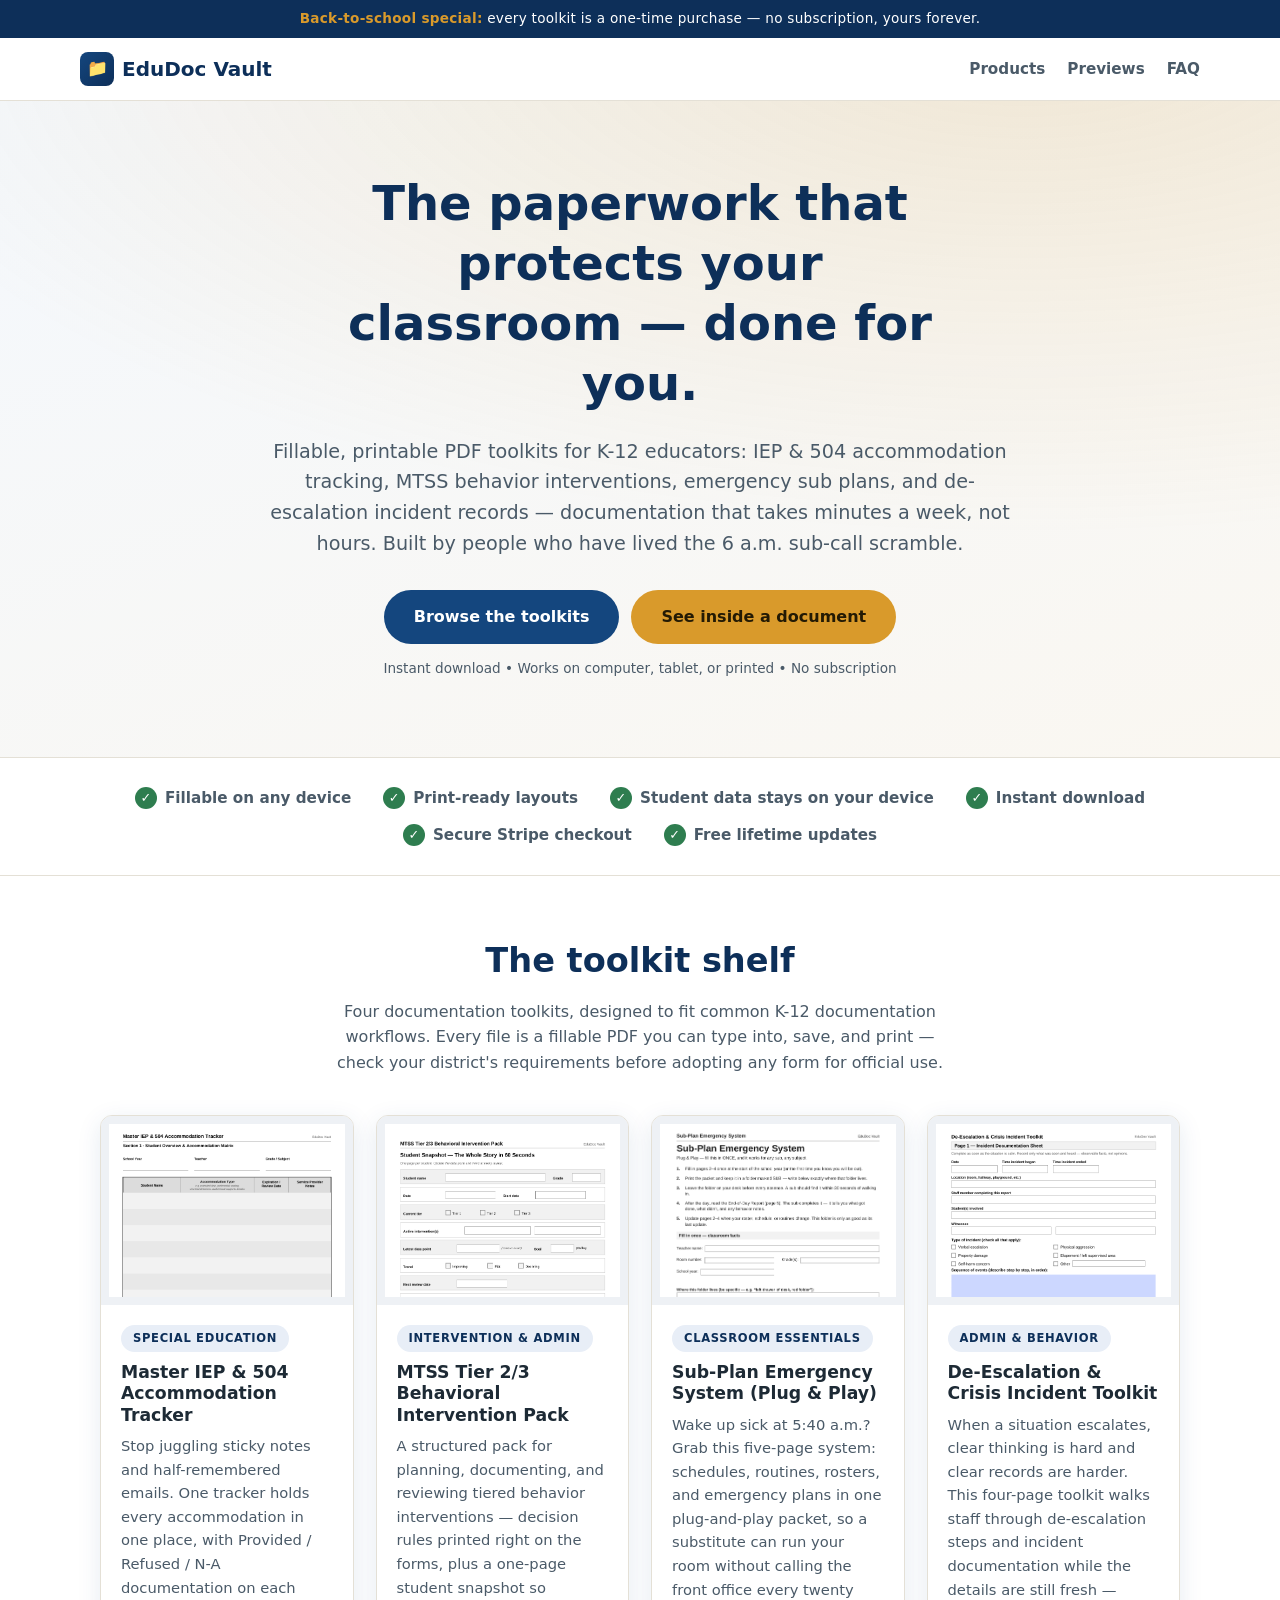
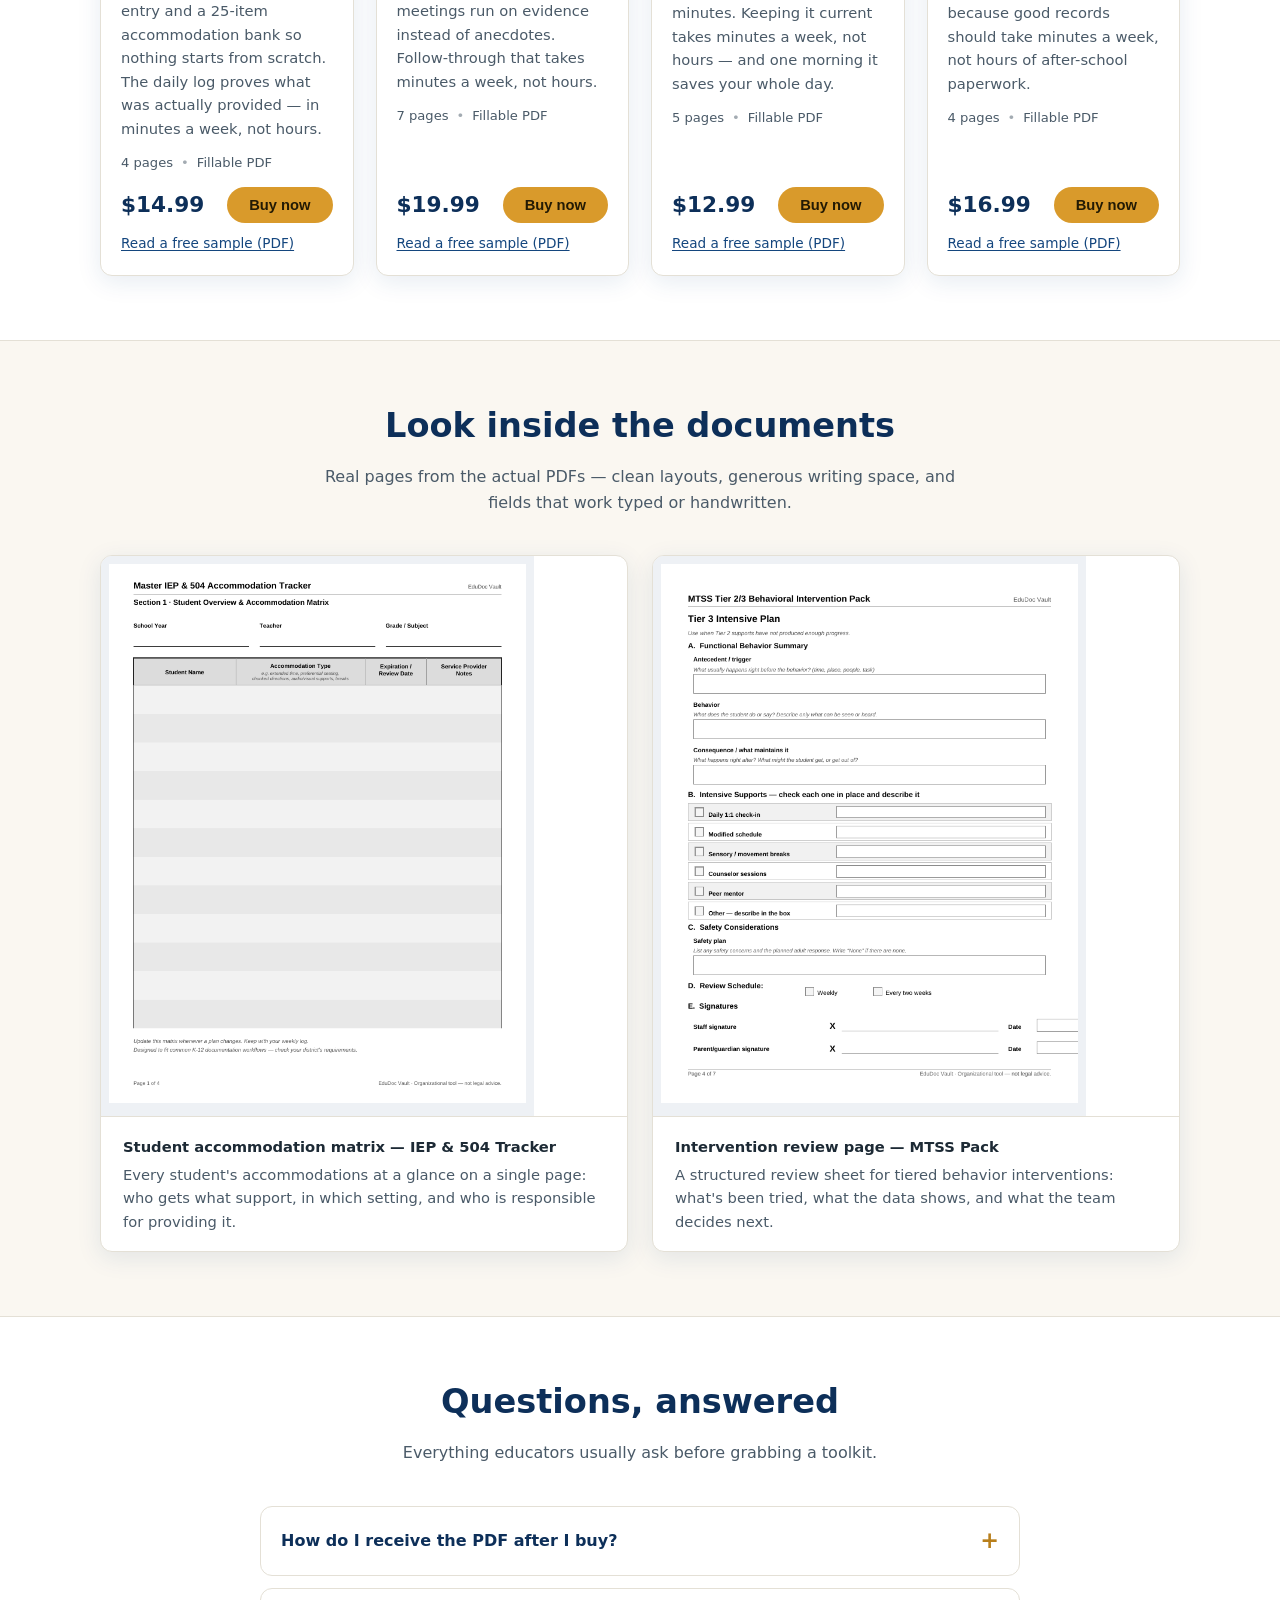
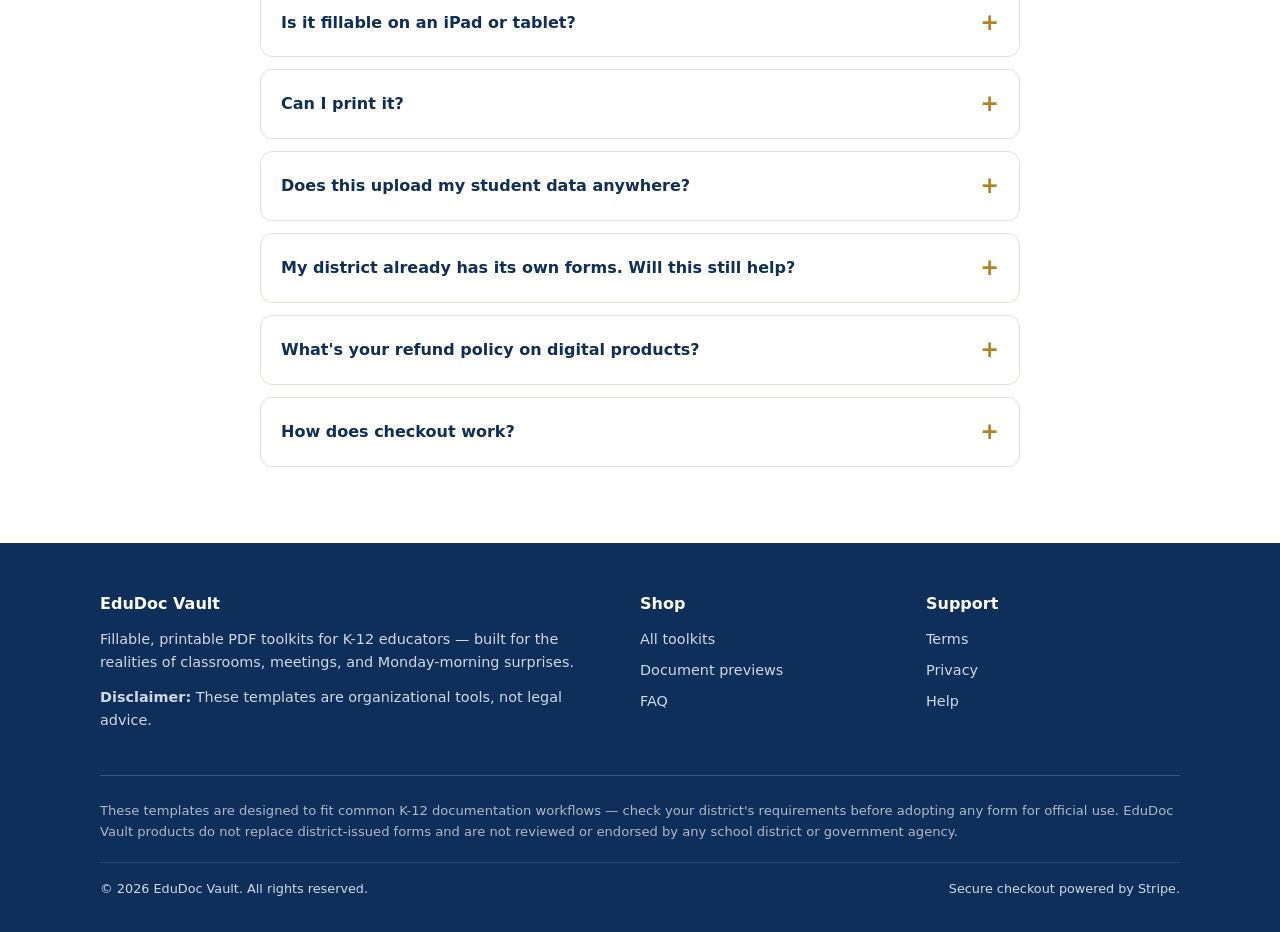
<file: index.html>
<!DOCTYPE html>
<html lang="en">
<head>
  <meta charset="UTF-8">
  <meta name="viewport" content="width=device-width, initial-scale=1.0">

  <title>EduDoc Vault | Classroom Management &amp; Compliance PDF Templates</title>
  <meta name="description" content="EduDoc Vault sells fillable, printable PDF toolkits for K-12 educators: IEP & 504 accommodation trackers, MTSS behavior intervention packs, sub-plan emergency systems, and de-escalation incident toolkits. Instant download.">
  <meta name="keywords" content="teacher PDF templates, IEP accommodation tracker, 504 tracker, MTSS intervention pack, sub plan template, de-escalation toolkit, fillable teacher forms, classroom documentation, K-12 admin tools">
  <meta name="robots" content="index, follow">
  <link rel="canonical" href="https://edudocvault.com/">

  <!-- Open Graph -->
  <meta property="og:type" content="website">
  <meta property="og:site_name" content="EduDoc Vault">
  <meta property="og:title" content="EduDoc Vault | Classroom Management &amp; Compliance PDF Templates">
  <meta property="og:description" content="Fillable, printable PDF toolkits for K-12 educators — IEP & 504 trackers, MTSS intervention packs, sub-plan systems, and crisis toolkits. Instant download after checkout.">
  <meta property="og:url" content="https://edudocvault.com/">
  <meta property="og:image" content="https://edudocvault.com/assets/images/previews/iep-tracker-p1.png">
  <meta property="og:image:alt" content="Preview of the Master IEP and 504 Accommodation Tracker document">

  <!-- Twitter Card -->
  <meta name="twitter:card" content="summary_large_image">
  <meta name="twitter:title" content="EduDoc Vault | Classroom Management &amp; Compliance PDF Templates">
  <meta name="twitter:description" content="Fillable, printable PDF toolkits for K-12 educators. Instant download after secure checkout.">
  <meta name="twitter:image" content="https://edudocvault.com/assets/images/previews/iep-tracker-p1.png">
  <meta name="twitter:image:alt" content="Preview of the Master IEP and 504 Accommodation Tracker document">

  <link rel="stylesheet" href="styles.css">

  <script type="application/ld+json">
  {
    "@context": "https://schema.org",
    "@type": "ItemList",
    "name": "EduDoc Vault PDF Toolkits",
    "itemListElement": [
      {
        "@type": "Product",
        "position": 1,
        "name": "Master IEP & 504 Accommodation Tracker",
        "description": "4-page fillable PDF tracker with Provided / Refused / N-A accommodation documentation, a 25-item accommodation bank, a daily execution log, and a communication audit for K-12 special education documentation workflows.",
        "category": "Special Education",
        "image": "https://edudocvault.com/assets/images/previews/iep-tracker-p1.png",
        "offers": {
          "@type": "Offer",
          "price": "14.99",
          "priceCurrency": "USD",
          "availability": "https://schema.org/InStock"
        }
      },
      {
        "@type": "Product",
        "position": 2,
        "name": "MTSS Tier 2/3 Behavioral Intervention Pack",
        "description": "7-page fillable PDF pack with decision rules printed on the forms and a one-page student snapshot for tiered behavioral intervention documentation by K-12 intervention teams and administrators.",
        "category": "Intervention & Admin",
        "image": "https://edudocvault.com/assets/images/previews/mtss-pack-p1.png",
        "offers": {
          "@type": "Offer",
          "price": "19.99",
          "priceCurrency": "USD",
          "availability": "https://schema.org/InStock"
        }
      },
      {
        "@type": "Product",
        "position": 3,
        "name": "Sub-Plan Emergency System (Plug & Play)",
        "description": "5-page fillable PDF emergency sub-plan system that helps substitute teachers run your classroom smoothly on short notice.",
        "category": "Classroom Essentials",
        "image": "https://edudocvault.com/assets/images/previews/sub-plan-p1.png",
        "offers": {
          "@type": "Offer",
          "price": "12.99",
          "priceCurrency": "USD",
          "availability": "https://schema.org/InStock"
        }
      },
      {
        "@type": "Product",
        "position": 4,
        "name": "De-Escalation & Crisis Incident Toolkit",
        "description": "4-page fillable PDF toolkit for documenting de-escalation steps and crisis incidents in K-12 school settings.",
        "category": "Admin & Behavior",
        "image": "https://edudocvault.com/assets/images/previews/crisis-toolkit-p1.png",
        "offers": {
          "@type": "Offer",
          "price": "16.99",
          "priceCurrency": "USD",
          "availability": "https://schema.org/InStock"
        }
      }
    ]
  }
  </script>
</head>
<body>

  <!-- Announcement bar -->
  <div class="announce">
    <strong>Back-to-school special:</strong> every toolkit is a one-time purchase — no subscription, yours forever.
  </div>

  <!-- Header / nav -->
  <header class="site-header">
    <div class="container header-inner">
      <a class="logo" href="#top" aria-label="EduDoc Vault home">
        <span class="logo-mark">📁</span> EduDoc Vault
      </a>
      <nav class="nav" aria-label="Primary">
        <a href="#products">Products</a>
        <a href="#previews">Previews</a>
        <a href="#faq">FAQ</a>
      </nav>
    </div>
  </header>

  <main id="top">

    <!-- Hero -->
    <section class="hero">
      <div class="container">
        <h1>The paperwork that protects your classroom — done for you.</h1>
        <p class="sub">
          Fillable, printable PDF toolkits for K-12 educators: IEP &amp; 504 accommodation tracking,
          MTSS behavior interventions, emergency sub plans, and de-escalation incident records —
          documentation that takes minutes a week, not hours.
          Built by people who have lived the 6 a.m. sub-call scramble.
        </p>
        <div class="hero-cta">
          <a class="btn btn-primary" href="#products">Browse the toolkits</a>
          <a class="btn" href="#previews">See inside a document</a>
        </div>
        <p class="hero-note">Instant download &bull; Works on computer, tablet, or printed &bull; No subscription</p>
      </div>
    </section>

    <!-- Trust badges -->
    <section class="trust" aria-label="Trust highlights">
      <div class="container">
        <ul class="trust-row">
          <li><span class="tick">✓</span> Fillable on any device</li>
          <li><span class="tick">✓</span> Print-ready layouts</li>
          <li><span class="tick">✓</span> Student data stays on your device</li>
          <li><span class="tick">✓</span> Instant download</li>
          <li><span class="tick">✓</span> Secure Stripe checkout</li>
          <li><span class="tick">✓</span> Free lifetime updates</li>
        </ul>
      </div>
    </section>

    <!-- Products -->
    <section class="section" id="products">
      <div class="container">
        <div class="section-head">
          <h2>The toolkit shelf</h2>
          <p>
            Four documentation toolkits, designed to fit common K-12 documentation workflows.
            Every file is a fillable PDF you can type into, save, and print — check your district's
            requirements before adopting any form for official use.
          </p>
        </div>

        <div class="products-grid">

          <article class="card">
            <div class="card-media">
              <img src="assets/images/previews/iep-tracker-p1.png" alt="Page one of the Master IEP and 504 Accommodation Tracker — student accommodation matrix">
            </div>
            <div class="card-body">
              <span class="tag">Special Education</span>
              <h3>Master IEP &amp; 504 Accommodation Tracker</h3>
              <p class="desc">
                Stop juggling sticky notes and half-remembered emails. One tracker holds every
                accommodation in one place, with Provided / Refused / N-A documentation on each
                entry and a 25-item accommodation bank so nothing starts from scratch. The daily
                log proves what was actually provided — in minutes a week, not hours.
              </p>
              <p class="card-meta"><span>4 pages</span><span class="dot">•</span><span>Fillable PDF</span></p>
              <div class="card-foot">
                <span class="price">$14.99</span>
                <button class="btn btn-buy" type="button" onclick="checkout('iepTracker')">Buy now</button>
              </div>
              <a class="sample-link" href="assets/docs/samples/sample-iep-tracker.pdf" target="_blank" rel="noopener">Read a free sample (PDF)</a>
            </div>
          </article>

          <article class="card">
            <div class="card-media">
              <img src="assets/images/previews/mtss-pack-p1.png" alt="Page one of the MTSS Tier 2/3 Behavioral Intervention Pack">
            </div>
            <div class="card-body">
              <span class="tag">Intervention &amp; Admin</span>
              <h3>MTSS Tier 2/3 Behavioral Intervention Pack</h3>
              <p class="desc">
                A structured pack for planning, documenting, and reviewing tiered behavior
                interventions — decision rules printed right on the forms, plus a one-page
                student snapshot so meetings run on evidence instead of anecdotes. Follow-through
                that takes minutes a week, not hours.
              </p>
              <p class="card-meta"><span>7 pages</span><span class="dot">•</span><span>Fillable PDF</span></p>
              <div class="card-foot">
                <span class="price">$19.99</span>
                <button class="btn btn-buy" type="button" onclick="checkout('mtssPack')">Buy now</button>
              </div>
              <a class="sample-link" href="assets/docs/samples/sample-mtss-intervention-pack.pdf" target="_blank" rel="noopener">Read a free sample (PDF)</a>
            </div>
          </article>

          <article class="card">
            <div class="card-media">
              <img src="assets/images/previews/sub-plan-p1.png" alt="Page one of the Sub-Plan Emergency System (Plug & Play)">
            </div>
            <div class="card-body">
              <span class="tag">Classroom Essentials</span>
              <h3>Sub-Plan Emergency System (Plug &amp; Play)</h3>
              <p class="desc">
                Wake up sick at 5:40 a.m.? Grab this five-page system: schedules, routines, rosters,
                and emergency plans in one plug-and-play packet, so a substitute can run your room
                without calling the front office every twenty minutes. Keeping it current takes
                minutes a week, not hours — and one morning it saves your whole day.
              </p>
              <p class="card-meta"><span>5 pages</span><span class="dot">•</span><span>Fillable PDF</span></p>
              <div class="card-foot">
                <span class="price">$12.99</span>
                <button class="btn btn-buy" type="button" onclick="checkout('subPlan')">Buy now</button>
              </div>
              <a class="sample-link" href="assets/docs/samples/sample-sub-plan-system.pdf" target="_blank" rel="noopener">Read a free sample (PDF)</a>
            </div>
          </article>

          <article class="card">
            <div class="card-media">
              <img src="assets/images/previews/crisis-toolkit-p1.png" alt="Page one of the De-Escalation & Crisis Incident Toolkit">
            </div>
            <div class="card-body">
              <span class="tag">Admin &amp; Behavior</span>
              <h3>De-Escalation &amp; Crisis Incident Toolkit</h3>
              <p class="desc">
                When a situation escalates, clear thinking is hard and clear records are harder.
                This four-page toolkit walks staff through de-escalation steps and incident
                documentation while the details are still fresh — because good records should take
                minutes a week, not hours of after-school paperwork.
              </p>
              <p class="card-meta"><span>4 pages</span><span class="dot">•</span><span>Fillable PDF</span></p>
              <div class="card-foot">
                <span class="price">$16.99</span>
                <button class="btn btn-buy" type="button" onclick="checkout('crisisToolkit')">Buy now</button>
              </div>
              <a class="sample-link" href="assets/docs/samples/sample-crisis-toolkit.pdf" target="_blank" rel="noopener">Read a free sample (PDF)</a>
            </div>
          </article>

        </div>
      </div>
    </section>

    <!-- Document preview showcase -->
    <section class="section alt" id="previews">
      <div class="container">
        <div class="section-head">
          <h2>Look inside the documents</h2>
          <p>Real pages from the actual PDFs — clean layouts, generous writing space, and fields that work typed or handwritten.</p>
        </div>

        <div class="showcase-grid">
          <div class="showcase-item">
            <figure>
              <div class="shot">
                <img src="assets/images/previews/iep-tracker-p1.png" alt="Full page view: student accommodation matrix from the Master IEP and 504 Accommodation Tracker">
              </div>
              <figcaption>
                <strong>Student accommodation matrix — IEP &amp; 504 Tracker</strong>
                Every student's accommodations at a glance on a single page: who gets what support,
                in which setting, and who is responsible for providing it.
              </figcaption>
            </figure>
          </div>
          <div class="showcase-item">
            <figure>
              <div class="shot">
                <img src="assets/images/previews/mtss-pack-p4.png" alt="Full page view: intervention review page from the MTSS Tier 2/3 Behavioral Intervention Pack">
              </div>
              <figcaption>
                <strong>Intervention review page — MTSS Pack</strong>
                A structured review sheet for tiered behavior interventions: what's been tried,
                what the data shows, and what the team decides next.
              </figcaption>
            </figure>
          </div>
        </div>
      </div>
    </section>

    <!-- FAQ -->
    <section class="section" id="faq">
      <div class="container">
        <div class="section-head">
          <h2>Questions, answered</h2>
          <p>Everything educators usually ask before grabbing a toolkit.</p>
        </div>

        <div class="faq-list">

          <details>
            <summary>How do I receive the PDF after I buy?</summary>
            <div class="answer">
              <p>
                Immediately. The moment Stripe confirms your payment, you're redirected to a download
                page where the PDF is waiting. You'll also get an email receipt with a download link,
                so you can grab it again later from another device.
              </p>
            </div>
          </details>

          <details>
            <summary>Is it fillable on an iPad or tablet?</summary>
            <div class="answer">
              <p>
                Yes. Each toolkit is built as a real fillable PDF with form fields, so you can type
                directly into it on a computer, iPad, Chromebook, or Android tablet using any standard
                PDF app. Prefer handwriting? Print it — the layouts are designed to be written on, too.
              </p>
            </div>
          </details>

          <details>
            <summary>Can I print it?</summary>
            <div class="answer">
              <p>
                Absolutely. Every page is laid out for standard US Letter paper with comfortable margins
                and readable type. Print one copy or a whole stack for your team — your purchase covers
                printing for your own professional use.
              </p>
            </div>
          </details>

          <details>
            <summary>Does this upload my student data anywhere?</summary>
            <div class="answer">
              <p>
                No. These are PDF files you fill in on your own computer, tablet, or paper — there
                is no app to sign into and no cloud dashboard to maintain.
                Your student data stays on your device or in your binder — nothing uploaded to third-party servers.
              </p>
            </div>
          </details>

          <details>
            <summary>My district already has its own forms. Will this still help?</summary>
            <div class="answer">
              <p>
                Most educators use these templates as personal working documents — a day-to-day
                tracking and planning layer that sits underneath whatever official forms their district
                requires. They're designed to fit common K-12 documentation workflows, but they don't
                replace district-issued forms. Always check your district's requirements before
                adopting any template for official records.
              </p>
            </div>
          </details>

          <details>
            <summary>What's your refund policy on digital products?</summary>
            <div class="answer">
              <p>
                Because these are instant-download digital files, all sales are final once the PDF has
                been downloaded. That said, if your file arrives corrupted or won't open, we'll replace
                it or refund you — just reach out through the Help link below within 30 days and we'll
                make it right.
              </p>
            </div>
          </details>

          <details>
            <summary>How does checkout work?</summary>
            <div class="answer">
              <p>
                Click "Buy now" on any toolkit and you'll go to a secure Stripe checkout page. Enter
                your payment details, complete the purchase, and you're taken straight to your download.
                We never see or store your card number — payments are processed entirely by Stripe.
              </p>
            </div>
          </details>

        </div>
      </div>
    </section>

  </main>

  <!-- Footer -->
  <footer class="site-footer">
    <div class="container">
      <div class="footer-grid">
        <div>
          <h4>EduDoc Vault</h4>
          <p>
            Fillable, printable PDF toolkits for K-12 educators — built for the realities of
            classrooms, meetings, and Monday-morning surprises.
          </p>
          <p><strong>Disclaimer:</strong> These templates are organizational tools, not legal advice.</p>
        </div>
        <div>
          <h4>Shop</h4>
          <ul class="footer-links">
            <li><a href="#products">All toolkits</a></li>
            <li><a href="#previews">Document previews</a></li>
            <li><a href="#faq">FAQ</a></li>
          </ul>
        </div>
        <div>
          <h4>Support</h4>
          <ul class="footer-links">
            <li><a href="#">Terms</a></li>
            <li><a href="#">Privacy</a></li>
            <li><a href="#">Help</a></li>
          </ul>
        </div>
      </div>

      <div class="disclaimer">
        <p>
          These templates are designed to fit common K-12 documentation workflows — check your
          district's requirements before adopting any form for official use. EduDoc Vault products
          do not replace district-issued forms and are not reviewed or endorsed by any school
          district or government agency.
        </p>
      </div>

      <div class="footer-bottom">
        <span>© 2026 EduDoc Vault. All rights reserved.</span>
        <span>Secure checkout powered by Stripe.</span>
      </div>
    </div>
  </footer>

  <div class="checkout-msg" id="checkoutMsg" role="status" aria-live="polite"></div>

  <!-- Stripe checkout via Payment Links (no backend server needed). -->
  <script>
    // ============ STRIPE PAYMENT LINKS — EDIT ME ============
    // Paste each product's Stripe Payment Link URL here once created.
    // Until a link is filled in, its Buy button shows a "connecting" message.
    var PAYMENT_LINKS = {
      iepTracker:    "https://buy.stripe.com/eVq28t77jf2F2M1bmA8EM09", // Master IEP & 504 Accommodation Tracker — $14.99
      mtssPack:      "https://buy.stripe.com/8x27sN2R39IlfyN9es8EM0a", // MTSS Tier 2/3 Behavioral Intervention Pack — $19.99
      subPlan:       "https://buy.stripe.com/fZu3cxezL3jXbix2Q48EM0b", // Sub-Plan Emergency System (Plug & Play) — $12.99
      crisisToolkit: "https://buy.stripe.com/14A28tbnz5s5gCRaiw8EM0c"  // De-Escalation & Crisis Incident Toolkit — $16.99
    };
    // ================================================

    function showMessage(text) {
      var el = document.getElementById("checkoutMsg");
      el.textContent = text;
      el.classList.add("show");
      setTimeout(function () { el.classList.remove("show"); }, 5000);
    }

    function checkout(productKey) {
      var url = PAYMENT_LINKS[productKey];
      if (!url) {
        showMessage("Secure checkout is being connected — try again in a few minutes.");
        return;
      }
      window.location.href = url;
    }
  </script>
</body>
</html>
</file>
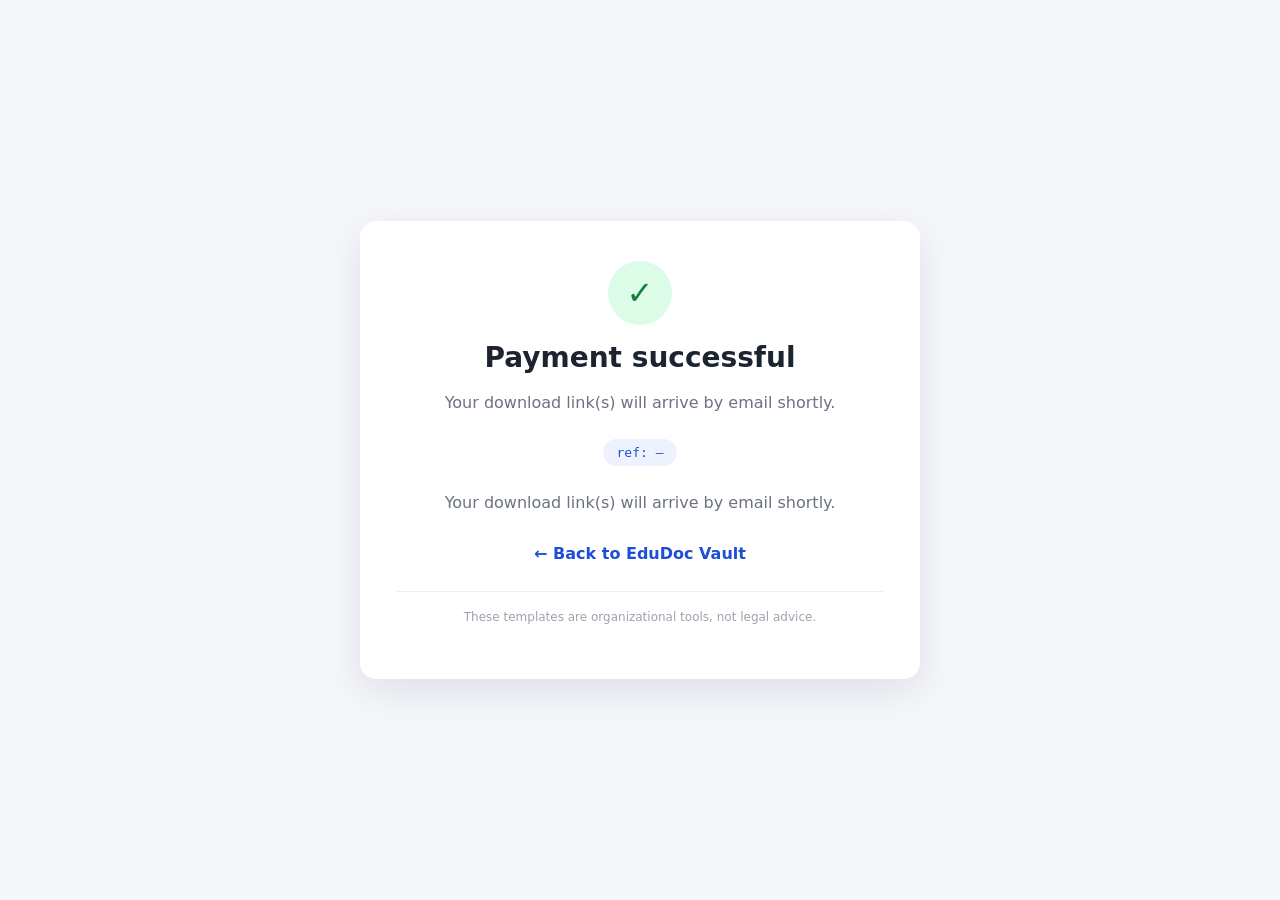
<file: success.html>
<!DOCTYPE html>
<html lang="en">
<head>
  <meta charset="UTF-8" />
  <meta name="viewport" content="width=device-width, initial-scale=1.0" />
  <title>Payment Successful — EduDoc Vault</title>
  <style>
    :root { --bg: #f6f7fb; --card: #ffffff; --ink: #1c2430; --muted: #6b7280; --accent: #1d4ed8; }
    * { box-sizing: border-box; }
    body { margin: 0; font-family: system-ui, -apple-system, "Segoe UI", Roboto, sans-serif; background: var(--bg); color: var(--ink); display: flex; min-height: 100vh; align-items: center; justify-content: center; padding: 24px; }
    .card { background: var(--card); border-radius: 16px; box-shadow: 0 12px 40px rgba(15, 23, 42, .10); max-width: 560px; width: 100%; padding: 40px 36px; text-align: center; }
    .check { width: 64px; height: 64px; border-radius: 50%; background: #dcfce7; color: #15803d; font-size: 32px; display: inline-flex; align-items: center; justify-content: center; margin-bottom: 16px; }
    h1 { margin: 0 0 8px; font-size: 28px; }
    p { color: var(--muted); line-height: 1.6; }
    .ref { display: inline-block; margin-top: 8px; padding: 6px 14px; background: #eef2ff; border-radius: 999px; font-family: ui-monospace, monospace; font-size: 13px; color: var(--accent); }
    .downloads { margin: 24px 0 8px; display: grid; gap: 10px; }
    /* PLACEHOLDER buttons: wire these to secure expiring download links
       after the webhook fulfillment is implemented. Disabled for now. */
    .dl-btn { display: block; width: 100%; padding: 14px; border-radius: 10px; border: 1px solid #e5e7eb; background: #f9fafb; color: #9ca3af; font-size: 15px; cursor: not-allowed; }
    .home { display: inline-block; margin-top: 20px; color: var(--accent); text-decoration: none; font-weight: 600; }
    .disclaimer { margin-top: 28px; padding-top: 16px; border-top: 1px solid #eef0f4; font-size: 12px; color: #9ca3af; }
  </style>
</head>
<body>
  <main class="card">
    <div class="check">✓</div>
    <h1>Payment successful</h1>
    <p id="emailNote">Your download link(s) will arrive by email shortly.</p>
    <div><span class="ref" id="ref">ref: —</span></div>

    <div class="downloads" id="downloads">
      <!-- Filled by script: shows the download button for the purchased product. -->
    </div>

    <a class="home" href="index.html">← Back to EduDoc Vault</a>

    <p class="disclaimer">These templates are organizational tools, not legal advice.</p>
  </main>

  <script>
    // Show the download button for the purchased product.
    // The Stripe payment link redirects here with ?product=<key>.
    const CATALOG = {
      iep_tracker:    { name: "Master IEP & 504 Accommodation Tracker", file: "assets/docs/iep-tracker.pdf" },
      mtss_pack:      { name: "MTSS Tier 2/3 Behavioral Intervention Pack", file: "assets/docs/mtss-intervention-pack.pdf" },
      sub_plan:       { name: "Sub-Plan Emergency System", file: "assets/docs/sub-plan-system.pdf" },
      crisis_toolkit: { name: "De-Escalation & Crisis Incident Toolkit", file: "assets/docs/crisis-toolkit.pdf" },
    };
    const params = new URLSearchParams(window.location.search);
    const sid = params.get('session_id');
    if (sid && sid.length >= 8) {
      document.getElementById('ref').textContent = 'ref: ' + sid.slice(0, 8) + '…';
    }
    const key = params.get('product');
    const box = document.getElementById('downloads');
    const item = CATALOG[key];
    if (item) {
      document.getElementById('emailNote').textContent =
        'Your receipt was emailed to you. Your file is ready below — yours to keep forever.';
      box.innerHTML =
        '<p style="margin:0 0 12px;"><strong>' + item.name + '</strong></p>' +
        '<a class="dl-btn" style="display:block;width:100%;padding:14px;border-radius:10px;background:#1d4ed8;color:#fff;font-size:15px;font-weight:700;text-decoration:none;" href="' + item.file + '" download>Download your PDF</a>' +
        '<p style="font-size:13px;margin:12px 0 0;">Print it or open it in any PDF app — every field is fillable, and your data stays on your device.</p>';
    } else {
      box.innerHTML =
        '<p style="margin:0;">Your download link(s) will arrive by email shortly.</p>';
    }
  </script>
</body>
</html>
</file>
<file: styles.css>
/* EduDoc Vault — hand-rolled stylesheet. No frameworks, no external CSS. */

/* ---------- Tokens ---------- */
:root {
  --ink: #1d2a35;
  --ink-soft: #4a5a68;
  --paper: #ffffff;
  --paper-warm: #faf7f1;
  --brand: #14467e;
  --brand-deep: #0d2f59;
  --accent: #d99a2b;
  --accent-deep: #b87f1c;
  --line: #e4e0d6;
  --ok: #2e7d4f;
  --radius: 12px;
  --shadow: 0 6px 24px rgba(20, 70, 126, 0.10);
  --maxw: 1120px;
  --font: "Segoe UI", system-ui, -apple-system, "Helvetica Neue", Arial, sans-serif;
}

/* ---------- Reset / base ---------- */
*, *::before, *::after { box-sizing: border-box; }

html { scroll-behavior: smooth; }

body {
  margin: 0;
  font-family: var(--font);
  color: var(--ink);
  background: var(--paper);
  line-height: 1.6;
  -webkit-font-smoothing: antialiased;
}

img { max-width: 100%; height: auto; display: block; }

a { color: var(--brand); }

h1, h2, h3 { line-height: 1.25; margin: 0 0 0.5em; }

.container {
  width: 100%;
  max-width: var(--maxw);
  margin: 0 auto;
  padding: 0 20px;
}

/* ---------- Announcement bar ---------- */
.announce {
  background: var(--brand-deep);
  color: #fff;
  font-size: 0.85rem;
  text-align: center;
  padding: 8px 16px;
  letter-spacing: 0.02em;
}
.announce strong { color: var(--accent); }

/* ---------- Header / nav ---------- */
.site-header {
  background: var(--paper);
  border-bottom: 1px solid var(--line);
  position: sticky;
  top: 0;
  z-index: 50;
}
.header-inner {
  display: flex;
  align-items: center;
  justify-content: space-between;
  gap: 16px;
  padding: 14px 0;
}
.logo {
  font-weight: 800;
  font-size: 1.25rem;
  color: var(--brand-deep);
  text-decoration: none;
  display: flex;
  align-items: center;
  gap: 8px;
}
.logo-mark {
  width: 34px;
  height: 34px;
  border-radius: 8px;
  background: linear-gradient(135deg, var(--brand), var(--brand-deep));
  color: #fff;
  display: inline-flex;
  align-items: center;
  justify-content: center;
  font-size: 1.05rem;
}
.nav { display: flex; gap: 22px; }
.nav a {
  text-decoration: none;
  color: var(--ink-soft);
  font-weight: 600;
  font-size: 0.95rem;
}
.nav a:hover { color: var(--brand); }

/* ---------- Buttons ---------- */
.btn {
  display: inline-block;
  border: 0;
  cursor: pointer;
  border-radius: 999px;
  padding: 14px 30px;
  font-size: 1rem;
  font-weight: 700;
  text-decoration: none;
  background: var(--accent);
  color: #231a04;
  transition: transform 0.08s ease, background 0.15s ease;
}
.btn:hover { background: var(--accent-deep); color: #fff; }
.btn:active { transform: scale(0.98); }
.btn-primary { background: var(--brand); color: #fff; }
.btn-primary:hover { background: var(--brand-deep); color: #fff; }
.btn[disabled] { opacity: 0.6; cursor: wait; }

/* ---------- Hero ---------- */
.hero {
  background:
    radial-gradient(1200px 500px at 80% -10%, rgba(217, 154, 43, 0.18), transparent),
    linear-gradient(160deg, #f4f8fd 0%, var(--paper-warm) 100%);
  border-bottom: 1px solid var(--line);
  padding: 72px 0 64px;
  text-align: center;
}
.hero h1 {
  font-size: clamp(1.9rem, 4.5vw, 3rem);
  color: var(--brand-deep);
  max-width: 18ch;
  margin: 0 auto 0.5em;
}
.hero .sub {
  font-size: clamp(1rem, 2vw, 1.2rem);
  color: var(--ink-soft);
  max-width: 62ch;
  margin: 0 auto 1.6em;
}
.hero-cta { display: flex; gap: 12px; justify-content: center; flex-wrap: wrap; }
.hero-note { margin-top: 14px; font-size: 0.85rem; color: var(--ink-soft); }

/* ---------- Trust badges ---------- */
.trust {
  padding: 28px 0;
  border-bottom: 1px solid var(--line);
}
.trust-row {
  display: flex;
  flex-wrap: wrap;
  gap: 12px 32px;
  justify-content: center;
  align-items: center;
  margin: 0;
  padding: 0;
  list-style: none;
  font-size: 0.95rem;
  font-weight: 600;
  color: var(--ink-soft);
}
.trust-row li { display: flex; align-items: center; gap: 8px; }
.trust-row .tick {
  width: 22px;
  height: 22px;
  border-radius: 50%;
  background: var(--ok);
  color: #fff;
  display: inline-flex;
  align-items: center;
  justify-content: center;
  font-size: 0.8rem;
  flex: 0 0 auto;
}

/* ---------- Sections ---------- */
.section { padding: 64px 0; }
.section.alt { background: var(--paper-warm); border-top: 1px solid var(--line); border-bottom: 1px solid var(--line); }
.section-head { text-align: center; margin-bottom: 40px; }
.section-head h2 { font-size: clamp(1.5rem, 3vw, 2.1rem); color: var(--brand-deep); }
.section-head p { color: var(--ink-soft); max-width: 62ch; margin: 0.4em auto 0; }

/* ---------- Product grid ---------- */
.products-grid {
  display: grid;
  grid-template-columns: repeat(4, 1fr);
  gap: 22px;
}
.card {
  background: var(--paper);
  border: 1px solid var(--line);
  border-radius: var(--radius);
  overflow: hidden;
  display: flex;
  flex-direction: column;
  box-shadow: var(--shadow);
}
.card-media {
  background: #eef1f5;
  aspect-ratio: 4 / 3;
  display: flex;
  align-items: center;
  justify-content: center;
  overflow: hidden;
  color: var(--ink-soft);
  font-size: 0.85rem;
  text-align: center;
  padding: 8px;
}
.card-media img {
  width: 100%;
  height: 100%;
  object-fit: cover;
  object-position: top;
}
.card-body {
  padding: 20px;
  display: flex;
  flex-direction: column;
  flex: 1;
}
.tag {
  display: inline-block;
  align-self: flex-start;
  font-size: 0.72rem;
  font-weight: 700;
  text-transform: uppercase;
  letter-spacing: 0.06em;
  color: var(--brand-deep);
  background: #e8eef7;
  border-radius: 999px;
  padding: 4px 12px;
  margin-bottom: 10px;
}
.card-body h3 { font-size: 1.08rem; color: var(--ink); margin-bottom: 8px; }
.card-body p.desc { font-size: 0.92rem; color: var(--ink-soft); margin: 0 0 12px; }
.card-meta {
  font-size: 0.82rem;
  color: var(--ink-soft);
  margin: 0 0 14px;
  display: flex;
  gap: 8px;
  align-items: center;
}
.card-meta .dot { opacity: 0.5; }
.card-foot {
  margin-top: auto;
  display: flex;
  align-items: center;
  justify-content: space-between;
  gap: 10px;
}
.price { font-size: 1.35rem; font-weight: 800; color: var(--brand-deep); }
.btn-buy { padding: 10px 22px; font-size: 0.92rem; }
.sample-link {
  display: inline-block;
  margin-top: 10px;
  font-size: 0.85rem;
  color: var(--brand);
  text-decoration: underline;
  text-underline-offset: 2px;
}
.sample-link:hover { color: var(--brand-deep); }

/* ---------- Preview showcase ---------- */
.showcase-grid {
  display: grid;
  grid-template-columns: 1fr 1fr;
  gap: 24px;
}
.showcase-item {
  background: var(--paper);
  border: 1px solid var(--line);
  border-radius: var(--radius);
  overflow: hidden;
  box-shadow: var(--shadow);
}
.showcase-item figure { margin: 0; }
.showcase-item .shot {
  background: #eef1f5;
  aspect-ratio: 8.5 / 11;
  max-height: 560px;
  display: flex;
  align-items: center;
  justify-content: center;
  overflow: hidden;
  color: var(--ink-soft);
  font-size: 0.85rem;
  text-align: center;
  padding: 8px;
}
.showcase-item .shot img {
  width: 100%;
  height: 100%;
  object-fit: contain;
  object-position: top;
}
.showcase-item figcaption {
  padding: 18px 22px;
  font-size: 0.92rem;
  color: var(--ink-soft);
  border-top: 1px solid var(--line);
}
.showcase-item figcaption strong { color: var(--ink); display: block; margin-bottom: 4px; }

/* ---------- FAQ ---------- */
.faq-list { max-width: 760px; margin: 0 auto; }
.faq-list details {
  border: 1px solid var(--line);
  border-radius: var(--radius);
  background: var(--paper);
  margin-bottom: 12px;
  padding: 0 20px;
}
.faq-list summary {
  cursor: pointer;
  font-weight: 700;
  padding: 16px 0;
  color: var(--brand-deep);
  list-style: none;
  display: flex;
  justify-content: space-between;
  align-items: center;
  gap: 12px;
}
.faq-list summary::-webkit-details-marker { display: none; }
.faq-list summary::after {
  content: "+";
  font-size: 1.4rem;
  color: var(--accent-deep);
  flex: 0 0 auto;
}
.faq-list details[open] summary::after { content: "–"; }
.faq-list .answer { padding: 0 0 18px; color: var(--ink-soft); font-size: 0.95rem; }
.faq-list .answer p { margin: 0 0 0.6em; }
.faq-list .answer p:last-child { margin-bottom: 0; }

/* ---------- Footer ---------- */
.site-footer {
  background: var(--brand-deep);
  color: #cfd9e6;
  padding: 48px 0 32px;
  font-size: 0.9rem;
}
.footer-grid {
  display: grid;
  grid-template-columns: 2fr 1fr 1fr;
  gap: 32px;
  margin-bottom: 32px;
}
.site-footer h4 { color: #fff; margin: 0 0 12px; font-size: 1rem; }
.site-footer p { margin: 0 0 0.8em; }
.footer-links { list-style: none; margin: 0; padding: 0; }
.footer-links li { margin-bottom: 8px; }
.footer-links a { color: #cfd9e6; text-decoration: none; }
.footer-links a:hover { color: #fff; text-decoration: underline; }
.disclaimer {
  border-top: 1px solid rgba(255, 255, 255, 0.18);
  padding-top: 24px;
  font-size: 0.82rem;
  color: #aeb9c9;
}
.disclaimer strong { color: #fff; }
.footer-bottom {
  display: flex;
  justify-content: space-between;
  align-items: center;
  gap: 12px;
  flex-wrap: wrap;
  margin-top: 20px;
  padding-top: 16px;
  border-top: 1px solid rgba(255, 255, 255, 0.12);
  font-size: 0.8rem;
}

/* ---------- Checkout status ---------- */
.checkout-msg {
  position: fixed;
  left: 50%;
  bottom: 24px;
  transform: translateX(-50%);
  background: var(--ink);
  color: #fff;
  padding: 12px 20px;
  border-radius: 999px;
  font-size: 0.9rem;
  box-shadow: var(--shadow);
  display: none;
  z-index: 100;
  max-width: calc(100vw - 40px);
  text-align: center;
}
.checkout-msg.show { display: block; }

/* ---------- Responsive ---------- */
@media (max-width: 1020px) {
  .products-grid { grid-template-columns: repeat(2, 1fr); }
}

@media (max-width: 720px) {
  .products-grid { grid-template-columns: 1fr; }
  .showcase-grid { grid-template-columns: 1fr; }
  .footer-grid { grid-template-columns: 1fr; gap: 24px; }
  .nav { display: none; }
  .section { padding: 48px 0; }
  .hero { padding: 52px 0 48px; }
}
</file>
